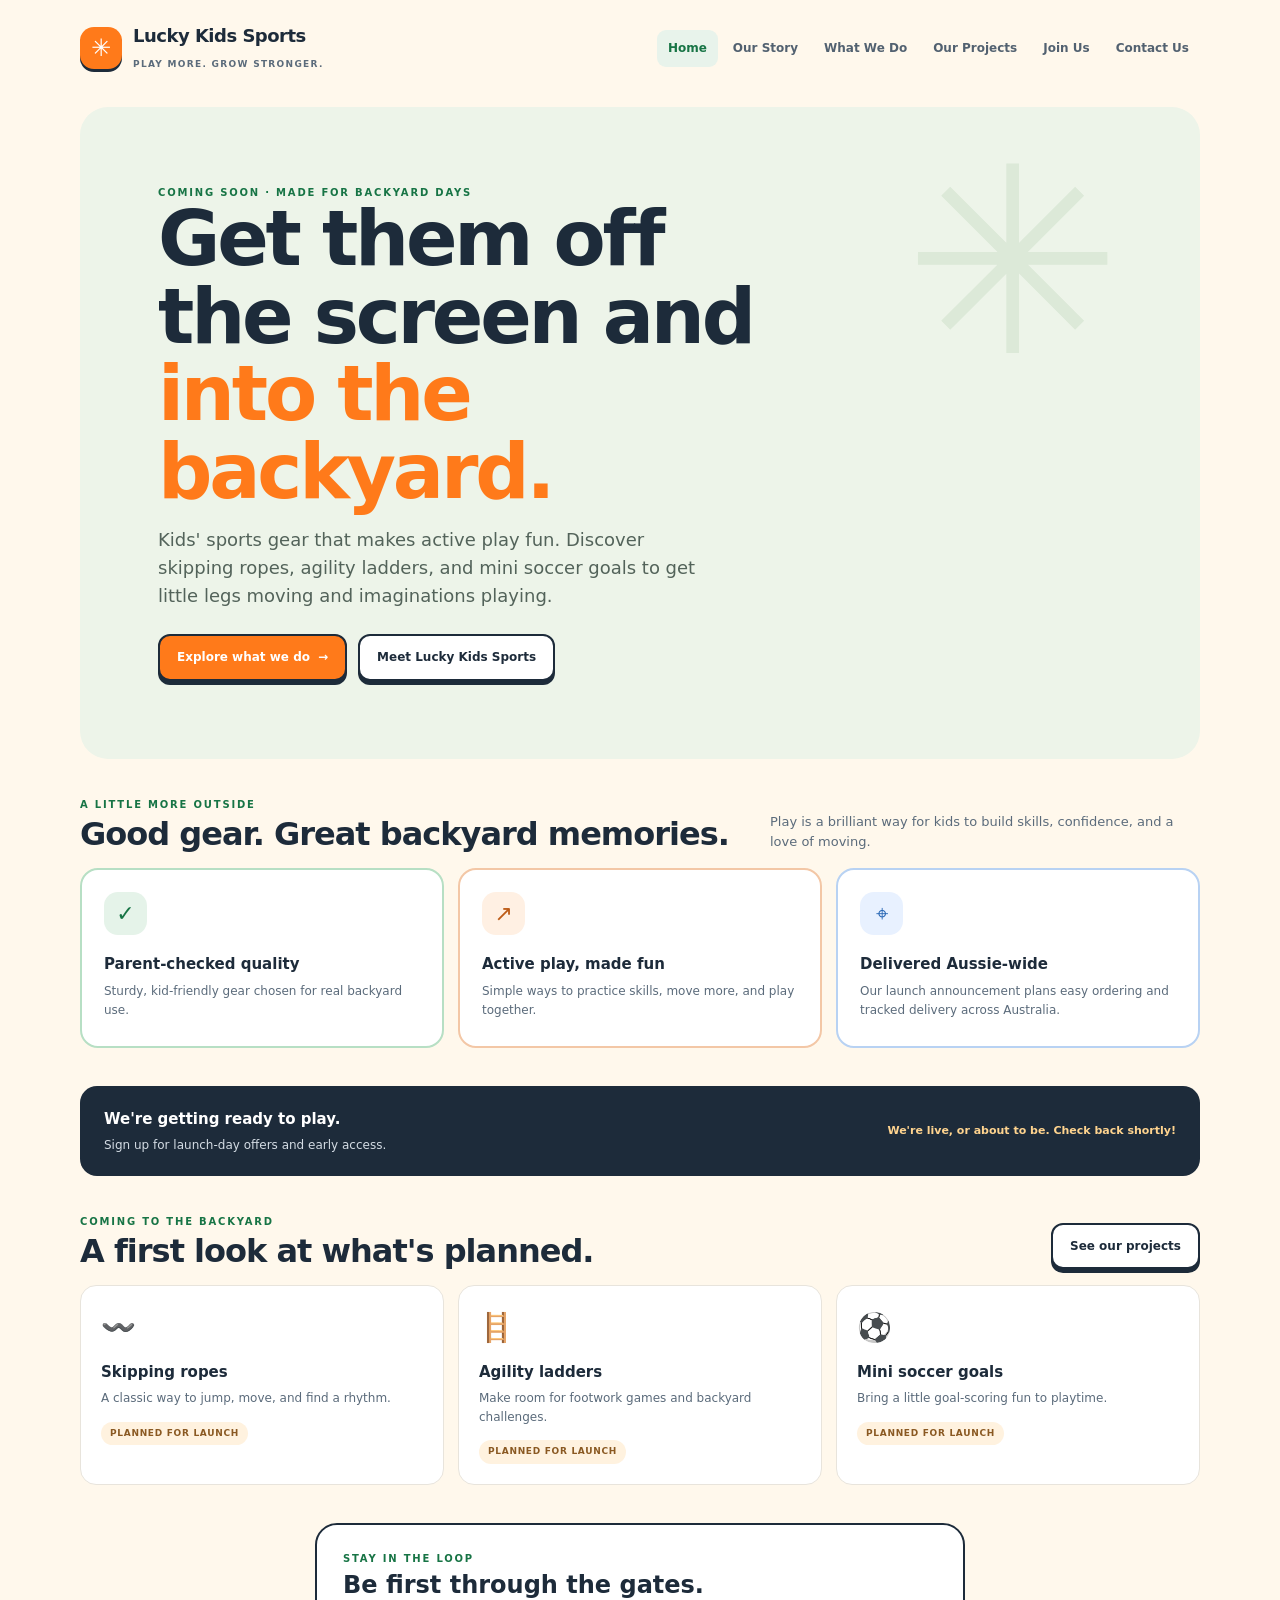
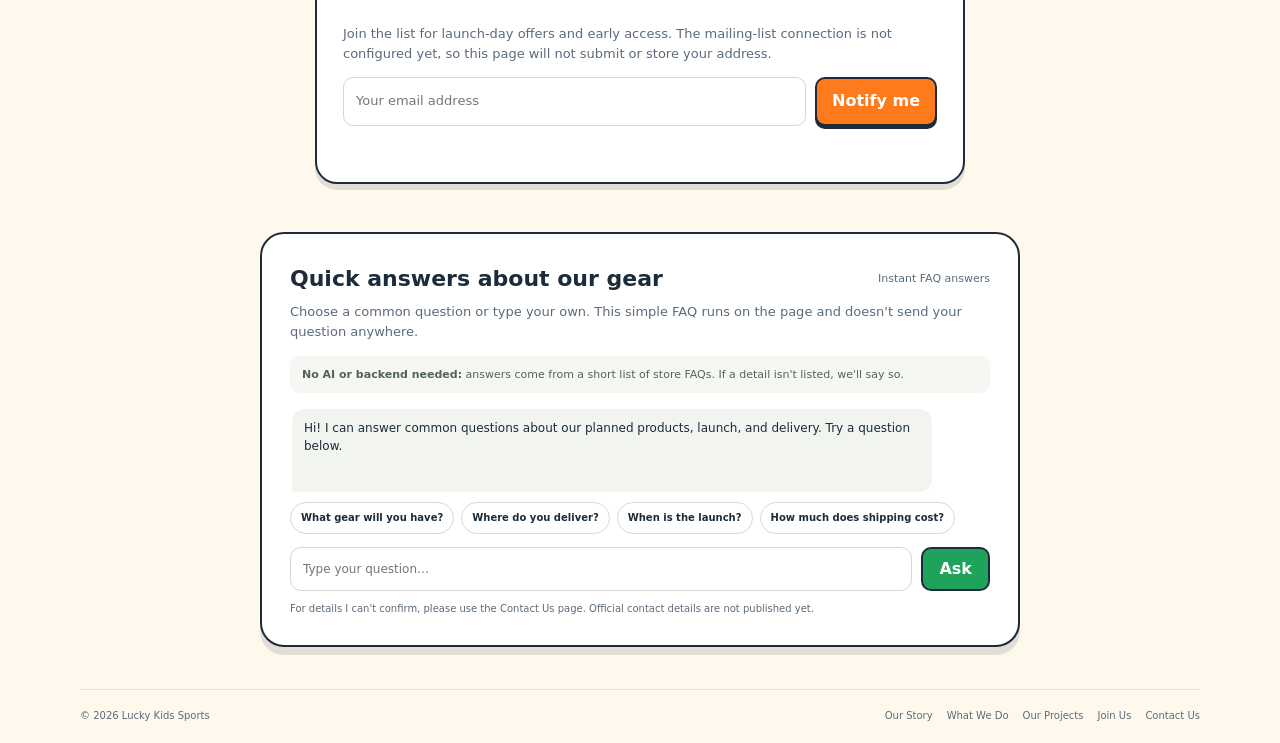
<file: index.html>
<!DOCTYPE html>
<html lang="en-AU">
<head>
  <meta charset="UTF-8">
  <meta name="viewport" content="width=device-width, initial-scale=1">
  <meta name="theme-color" content="#fff8ec">
  <meta name="description" content="Lucky Kids Sports makes active outdoor play fun with kids' sports gear. Coming soon in Australia.">
  <title>Lucky Kids Sports | Active play starts here</title>
  <link rel="stylesheet" href="styles.css">
  <script src="site.js?v=20261113-server-mail" defer></script>
</head>
<body>
  <div class="site-shell">
    <header class="site-header">
      <a class="brand-link" href="index.html" aria-label="Lucky Kids Sports home">
        <span class="brand-mark" aria-hidden="true">✳</span>
        <span><span class="brand-name">Lucky Kids Sports</span><br><span class="brand-note">PLAY MORE. GROW STRONGER.</span></span>
      </a>
      <button class="menu-toggle" type="button" aria-label="Open menu" aria-expanded="false" aria-controls="siteNavigation">☰</button>
      <nav class="site-nav" id="siteNavigation" aria-label="Main navigation">
        <a href="index.html">Home</a>
        <a href="our-story.html">Our Story</a>
        <a href="what-we-do.html">What We Do</a>
        <a href="our-projects.html">Our Projects</a>
        <a href="join-us.html">Join Us</a>
        <a href="contact-us.html">Contact Us</a>
      </nav>
    </header>

    <main class="page-main">
      <section class="home-hero">
        <div class="hero-copy">
          <div class="eyebrow">Coming soon · Made for backyard days</div>
          <h1>Get them off the screen and <span class="highlight">into the backyard.</span></h1>
          <p>Kids' sports gear that makes active play fun. Discover skipping ropes, agility ladders, and mini soccer goals to get little legs moving and imaginations playing.</p>
          <div class="button-row">
            <a class="button" href="what-we-do.html">Explore what we do <span aria-hidden="true">→</span></a>
            <a class="button secondary" href="our-story.html">Meet Lucky Kids Sports</a>
          </div>
        </div>
      </section>

      <section class="section" aria-labelledby="featuresTitle">
        <div class="section-heading">
          <div><div class="eyebrow">A little more outside</div><h2 id="featuresTitle">Good gear. Great backyard memories.</h2></div>
          <p>Play is a brilliant way for kids to build skills, confidence, and a love of moving.</p>
        </div>
        <div class="feature-grid">
          <article class="feature-card">
            <span class="feature-icon" aria-hidden="true">✓</span>
            <h3>Parent-checked quality</h3>
            <p>Sturdy, kid-friendly gear chosen for real backyard use.</p>
          </article>
          <article class="feature-card">
            <span class="feature-icon" aria-hidden="true">↗</span>
            <h3>Active play, made fun</h3>
            <p>Simple ways to practice skills, move more, and play together.</p>
          </article>
          <article class="feature-card">
            <span class="feature-icon" aria-hidden="true">⌖</span>
            <h3>Delivered Aussie-wide</h3>
            <p>Our launch announcement plans easy ordering and tracked delivery across Australia.</p>
          </article>
        </div>
      </section>

      <section class="launch-strip" data-launch-date="2026-11-15T09:00:00+11:00" aria-label="Launch date">
        <div><strong>We're getting ready to play.</strong><p>Sign up for launch-day offers and early access.</p></div>
        <div class="launch-date" id="countdown" aria-live="polite">
          <span data-countdown="days">00</span> days
          <span data-countdown="hours">00</span> hours
          <span data-countdown="minutes">00</span> mins
          <span data-countdown="seconds">00</span> secs
        </div>
        <div class="launch-date" id="launchMessage" hidden>We're live, or about to be. Check back shortly!</div>
      </section>

      <section class="section" aria-labelledby="productsTitle">
        <div class="section-heading">
          <div><div class="eyebrow">Coming to the backyard</div><h2 id="productsTitle">A first look at what's planned.</h2></div>
          <a class="button secondary" href="our-projects.html">See our projects</a>
        </div>
        <div class="project-grid">
          <article class="project-card"><span class="project-emoji" aria-hidden="true">〰️</span><h3>Skipping ropes</h3><p>A classic way to jump, move, and find a rhythm.</p><span class="status-label">Planned for launch</span></article>
          <article class="project-card"><span class="project-emoji" aria-hidden="true">🪜</span><h3>Agility ladders</h3><p>Make room for footwork games and backyard challenges.</p><span class="status-label">Planned for launch</span></article>
          <article class="project-card"><span class="project-emoji" aria-hidden="true">⚽</span><h3>Mini soccer goals</h3><p>Bring a little goal-scoring fun to playtime.</p><span class="status-label">Planned for launch</span></article>
        </div>
      </section>

      <section class="section signup-panel" aria-labelledby="signupTitle">
        <div class="eyebrow">Stay in the loop</div>
        <h2 id="signupTitle">Be first through the gates.</h2>
        <p>Join the list for launch-day offers and early access. The mailing-list connection is not configured yet, so this page will not submit or store your address.</p>
        <form class="signup-form" id="joinForm">
          <label class="sr-only" for="emailAddress">Your email address</label>
          <input id="emailAddress" type="email" placeholder="Your email address" autocomplete="email" required>
          <button type="submit">Notify me</button>
        </form>
        <p class="form-status" id="joinMessage" role="status"></p>
      </section>

      <section class="customer-assistant" id="assistant" aria-labelledby="assistantTitle">
        <div class="assistant-heading">
          <h2 id="assistantTitle">Quick answers about our gear</h2>
          <span class="assistant-status" id="assistantStatus">Instant FAQ answers</span>
        </div>
        <p class="assistant-intro">Choose a common question or type your own. This simple FAQ runs on the page and doesn't send your question anywhere.</p>
        <p class="assistant-privacy"><strong>No AI or backend needed:</strong> answers come from a short list of store FAQs. If a detail isn't listed, we'll say so.</p>
        <div class="assistant-messages" id="assistantMessages" role="log" aria-live="polite" aria-relevant="additions">
          <div class="assistant-message">Hi! I can answer common questions about our planned products, launch, and delivery. Try a question below.</div>
        </div>
        <div class="assistant-suggestions" aria-label="Suggested questions">
          <button class="assistant-suggestion" type="button">What gear will you have?</button>
          <button class="assistant-suggestion" type="button">Where do you deliver?</button>
          <button class="assistant-suggestion" type="button">When is the launch?</button>
          <button class="assistant-suggestion" type="button">How much does shipping cost?</button>
        </div>
        <form class="assistant-form" id="assistantForm">
          <label class="sr-only" for="assistantInput">Ask a question about our store</label>
          <input class="assistant-input" id="assistantInput" type="text" maxlength="1000" autocomplete="off" placeholder="Type your question…" required>
          <button class="assistant-send" id="assistantSend" type="submit">Ask</button>
        </form>
        <p class="assistant-contact" id="assistantContact">For details I can't confirm, please use the Contact Us page. Official contact details are not published yet.</p>
      </section>
    </main>

    <footer class="site-footer">
      <span>© <span class="current-year"></span> Lucky Kids Sports</span>
      <nav class="footer-nav" aria-label="Footer navigation">
        <a href="our-story.html">Our Story</a><a href="what-we-do.html">What We Do</a><a href="our-projects.html">Our Projects</a><a href="join-us.html">Join Us</a><a href="contact-us.html">Contact Us</a>
      </nav>
    </footer>
  </div>
</body>
</html>
</file>
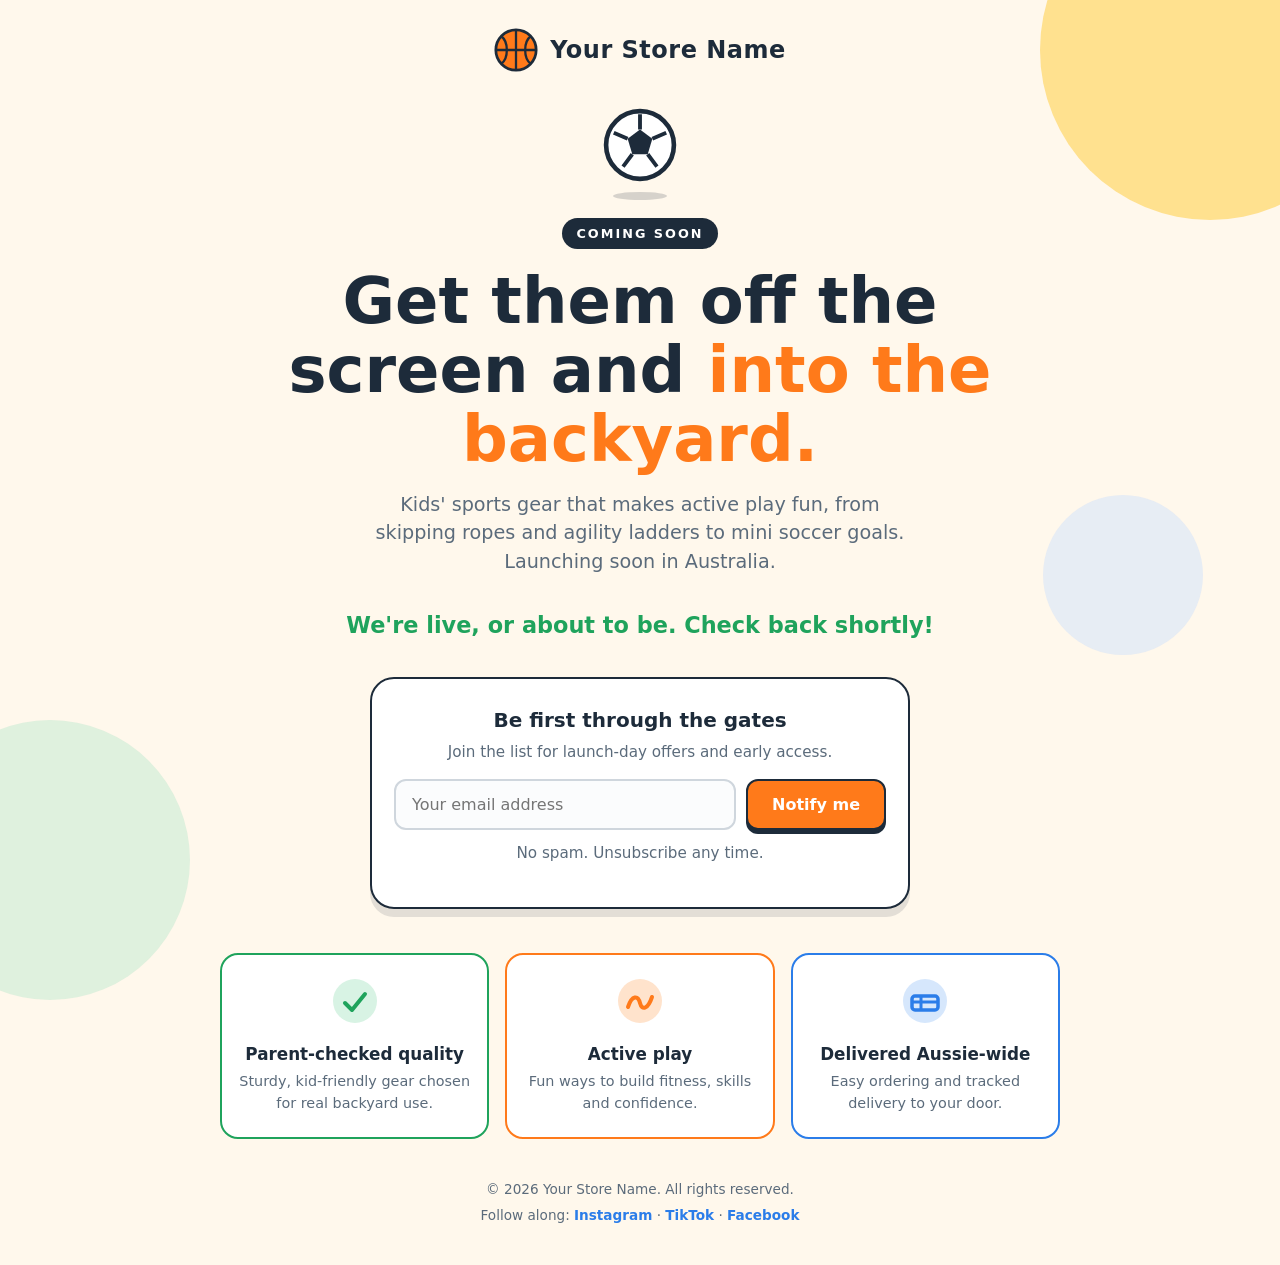
<file: Index.html>
<!DOCTYPE html>
<html lang="en-AU">
<head>
<meta charset="UTF-8">
<meta name="viewport" content="width=device-width, initial-scale=1">
<title>Coming Soon | Kids Sports Gear</title>
<meta name="description" content="Kids sports gear to get them off the screen and into the backyard. Launching soon.">
<style>
  :root {
    --bg: #fff8ec;
    --ink: #1d2b3a;
    --muted: #5b6b7b;
    --green: #1fa35c;
    --orange: #ff7a1a;
    --blue: #2b7de9;
    --yellow: #ffc933;
    --card: #ffffff;
    --radius: 18px;
  }
  * { box-sizing: border-box; margin: 0; padding: 0; }
  html { scroll-behavior: smooth; }
  body {
    font-family: "Trebuchet MS", "Segoe UI", system-ui, -apple-system, sans-serif;
    background: var(--bg);
    color: var(--ink);
    min-height: 100vh;
    line-height: 1.5;
    overflow-x: hidden;
  }

  /* Decorative background shapes */
  .blob { position: fixed; border-radius: 50%; z-index: 0; opacity: .5; pointer-events: none; }
  .blob.b1 { width: 340px; height: 340px; background: var(--yellow); top: -120px; right: -100px; }
  .blob.b2 { width: 280px; height: 280px; background: #bfe9d0; bottom: -100px; left: -90px; }
  .blob.b3 { width: 160px; height: 160px; background: #cfe2fb; top: 55%; right: 6%; }

  .wrap { position: relative; z-index: 1; max-width: 880px; margin: 0 auto; padding: 28px 20px 40px; }

  header { display: flex; align-items: center; justify-content: center; gap: 12px; margin-bottom: 36px; }
  .logo-mark { width: 44px; height: 44px; }
  .brand { font-size: 1.5rem; font-weight: 800; letter-spacing: .5px; }

  .hero { text-align: center; }
  .pill {
    display: inline-block; background: var(--ink); color: #fff;
    font-size: .8rem; font-weight: 700; letter-spacing: 2px; text-transform: uppercase;
    padding: 6px 14px; border-radius: 999px; margin-bottom: 18px;
  }
  h1 { font-size: clamp(2.2rem, 7vw, 4rem); line-height: 1.08; font-weight: 900; margin-bottom: 16px; }
  h1 .hl { color: var(--orange); }
  .sub { font-size: clamp(1rem, 2.6vw, 1.2rem); color: var(--muted); max-width: 560px; margin: 0 auto 32px; }

  /* Countdown */
  .countdown { display: flex; justify-content: center; gap: 12px; margin-bottom: 34px; flex-wrap: wrap; }
  .unit {
    background: var(--card); border-radius: var(--radius); min-width: 84px; padding: 14px 10px;
    box-shadow: 0 6px 0 rgba(29,43,58,.12); border: 2px solid var(--ink);
  }
  .unit:nth-child(1) { border-color: var(--green); }
  .unit:nth-child(2) { border-color: var(--orange); }
  .unit:nth-child(3) { border-color: var(--blue); }
  .unit:nth-child(4) { border-color: var(--yellow); }
  .num { font-size: 2rem; font-weight: 900; display: block; font-variant-numeric: tabular-nums; }
  .lbl { font-size: .72rem; text-transform: uppercase; letter-spacing: 1.5px; color: var(--muted); font-weight: 700; }
  .launched { font-size: 1.4rem; font-weight: 800; color: var(--green); margin-bottom: 34px; }

  /* Signup */
  .signup {
    background: var(--card); border: 2px solid var(--ink); border-radius: 24px;
    padding: 26px 22px; max-width: 540px; margin: 0 auto 44px;
    box-shadow: 0 8px 0 rgba(29,43,58,.12);
  }
  .signup h2 { font-size: 1.25rem; margin-bottom: 6px; }
  .signup p { color: var(--muted); font-size: .95rem; margin-bottom: 16px; }
  .row { display: flex; gap: 10px; flex-wrap: wrap; }
  .row input[type=email] {
    flex: 1 1 220px; padding: 14px 16px; font-size: 1rem; border-radius: 12px;
    border: 2px solid #cfd6dd; font-family: inherit; background: #fbfcfd;
  }
  .row input[type=email]:focus { outline: none; border-color: var(--blue); }
  button {
    flex: 0 0 auto; padding: 14px 24px; font-size: 1rem; font-weight: 800; font-family: inherit;
    background: var(--orange); color: #fff; border: 2px solid var(--ink); border-radius: 12px; cursor: pointer;
    box-shadow: 0 4px 0 var(--ink); transition: transform .08s, box-shadow .08s;
  }
  button:hover { transform: translateY(2px); box-shadow: 0 2px 0 var(--ink); }
  button:active { transform: translateY(4px); box-shadow: 0 0 0 var(--ink); }
  .fine { font-size: .78rem; color: var(--muted); margin-top: 12px; }
  .msg { margin-top: 12px; font-weight: 700; display: none; }
  .msg.ok { color: var(--green); display: block; }
  .msg.err { color: #d33; display: block; }

  /* Feature cards */
  .features { display: grid; grid-template-columns: repeat(auto-fit, minmax(190px, 1fr)); gap: 16px; margin-bottom: 40px; }
  .feat { background: var(--card); border-radius: var(--radius); padding: 22px 16px; text-align: center; border: 2px solid transparent; }
  .feat:nth-child(1) { border-color: var(--green); }
  .feat:nth-child(2) { border-color: var(--orange); }
  .feat:nth-child(3) { border-color: var(--blue); }
  .feat svg { width: 48px; height: 48px; margin-bottom: 10px; }
  .feat h3 { font-size: 1.05rem; margin-bottom: 4px; }
  .feat p { font-size: .9rem; color: var(--muted); }

  footer { text-align: center; color: var(--muted); font-size: .85rem; }
  footer a { color: var(--blue); text-decoration: none; font-weight: 700; }

  /* Bouncing ball */
  .ball { display: block; width: 74px; height: 74px; margin: 0 auto 10px; animation: bounce 1.1s ease-in-out infinite; }
  .shadow { width: 54px; height: 8px; border-radius: 50%; background: rgba(29,43,58,.18); margin: 0 auto 18px; animation: shadow 1.1s ease-in-out infinite; }
  @keyframes bounce { 0%,100% { transform: translateY(0); } 50% { transform: translateY(-22px) rotate(180deg); } }
  @keyframes shadow { 0%,100% { transform: scaleX(1); opacity: 1; } 50% { transform: scaleX(.6); opacity: .5; } }
  @media (prefers-reduced-motion: reduce) { .ball, .shadow { animation: none; } }
</style>
</head>
<body>
<div class="blob b1"></div><div class="blob b2"></div><div class="blob b3"></div>

<div class="wrap">
  <header>
    <svg class="logo-mark" viewBox="0 0 48 48" aria-hidden="true">
      <circle cx="24" cy="24" r="22" fill="#ff7a1a" stroke="#1d2b3a" stroke-width="3"/>
      <path d="M24 2v44M2 24h44M8 9c8 6 8 24 0 30M40 9c-8 6-8 24 0 30" fill="none" stroke="#1d2b3a" stroke-width="2.5"/>
    </svg>
    <!-- EDIT: your store name -->
    <span class="brand" id="brandName">Your Store Name</span>
  </header>

  <main class="hero">
    <svg class="ball" viewBox="0 0 48 48" aria-hidden="true">
      <circle cx="24" cy="24" r="22" fill="#ffffff" stroke="#1d2b3a" stroke-width="3"/>
      <polygon points="24,14 32,20 29,30 19,30 16,20" fill="#1d2b3a"/>
      <path d="M24 14V4M32 20l9-4M29 30l6 8M19 30l-6 8M16 20l-9-4" stroke="#1d2b3a" stroke-width="2.5" fill="none"/>
    </svg>
    <div class="shadow"></div>

    <span class="pill">Coming Soon</span>
    <h1>Get them off the screen and <span class="hl">into the backyard.</span></h1>
    <p class="sub">Kids' sports gear that makes active play fun, from skipping ropes and agility ladders to mini soccer goals. Launching soon in Australia.</p>

    <div id="countdownArea">
      <div class="countdown" id="countdown" aria-live="polite">
        <div class="unit"><span class="num" id="d">00</span><span class="lbl">Days</span></div>
        <div class="unit"><span class="num" id="h">00</span><span class="lbl">Hours</span></div>
        <div class="unit"><span class="num" id="m">00</span><span class="lbl">Mins</span></div>
        <div class="unit"><span class="num" id="s">00</span><span class="lbl">Secs</span></div>
      </div>
    </div>

    <section class="signup" aria-labelledby="signupTitle">
      <h2 id="signupTitle">Be first through the gates</h2>
      <p>Join the list for launch-day offers and early access.</p>
      <!--
        EDIT: replace the form action with your email service endpoint
        (e.g. Formspree: https://formspree.io/f/yourFormId, or a Mailchimp/Klaviyo form URL).
        GitHub Pages is static, so it can't store emails on its own.
      -->
      <form id="signupForm" action="YOUR_FORM_ENDPOINT_HERE" method="POST">
        <div class="row">
          <input type="email" name="email" id="email" placeholder="Your email address" required aria-label="Email address">
          <button type="submit">Notify me</button>
        </div>
        <p class="msg" id="msg" role="status"></p>
      </form>
      <p class="fine">No spam. Unsubscribe any time.</p>
    </section>

    <section class="features" aria-label="What to expect">
      <div class="feat">
        <svg viewBox="0 0 48 48" aria-hidden="true"><circle cx="24" cy="24" r="22" fill="#d8f3e4"/><path d="M14 26l7 7 13-16" fill="none" stroke="#1fa35c" stroke-width="4" stroke-linecap="round" stroke-linejoin="round"/></svg>
        <h3>Parent-checked quality</h3>
        <p>Sturdy, kid-friendly gear chosen for real backyard use.</p>
      </div>
      <div class="feat">
        <svg viewBox="0 0 48 48" aria-hidden="true"><circle cx="24" cy="24" r="22" fill="#ffe3cc"/><path d="M12 30c4-12 10-12 12-4s8 6 12-6" fill="none" stroke="#ff7a1a" stroke-width="4" stroke-linecap="round"/></svg>
        <h3>Active play</h3>
        <p>Fun ways to build fitness, skills and confidence.</p>
      </div>
      <div class="feat">
        <svg viewBox="0 0 48 48" aria-hidden="true"><circle cx="24" cy="24" r="22" fill="#d6e7fc"/><rect x="11" y="19" width="26" height="14" rx="3" fill="none" stroke="#2b7de9" stroke-width="3.5"/><path d="M11 25h26M20 19v14" stroke="#2b7de9" stroke-width="3"/></svg>
        <h3>Delivered Aussie-wide</h3>
        <p>Easy ordering and tracked delivery to your door.</p>
      </div>
    </section>
  </main>

  <footer>
    <p>&copy; <span id="year"></span> <span id="footBrand">Your Store Name</span>. All rights reserved.</p>
    <!-- EDIT: add your social links -->
    <p style="margin-top:6px">Follow along: <a href="#">Instagram</a> &middot; <a href="#">TikTok</a> &middot; <a href="#">Facebook</a></p>
  </footer>
</div>

<script>
  // ===== EDIT THESE =====
  const STORE_NAME  = "Your Store Name";
  const LAUNCH_DATE = "2026-11-15T09:00:00+11:00"; // Melbourne time (AEDT)
  // ======================

  document.getElementById("brandName").textContent = STORE_NAME;
  document.getElementById("footBrand").textContent = STORE_NAME;
  document.title = "Coming Soon | " + STORE_NAME;
  document.getElementById("year").textContent = new Date().getFullYear();

  // Countdown
  const target = new Date(LAUNCH_DATE).getTime();
  const pad = n => String(n).padStart(2, "0");
  function tick() {
    const diff = target - Date.now();
    if (isNaN(target) || diff <= 0) {
      document.getElementById("countdownArea").innerHTML = '<p class="launched">We\'re live, or about to be. Check back shortly!</p>';
      return false;
    }
    document.getElementById("d").textContent = pad(Math.floor(diff / 86400000));
    document.getElementById("h").textContent = pad(Math.floor(diff / 3600000) % 24);
    document.getElementById("m").textContent = pad(Math.floor(diff / 60000) % 60);
    document.getElementById("s").textContent = pad(Math.floor(diff / 1000) % 60);
    return true;
  }
  if (tick()) {
    const timer = setInterval(() => { if (!tick()) clearInterval(timer); }, 1000);
  }

  // Signup form (works once you set a real endpoint in the form's action)
  const form = document.getElementById("signupForm");
  const msg = document.getElementById("msg");
  form.addEventListener("submit", async (e) => {
    const action = form.getAttribute("action");
    if (!action || action.includes("YOUR_FORM_ENDPOINT_HERE")) {
      e.preventDefault();
      msg.className = "msg err";
      msg.textContent = "Signup isn't connected yet. Add your form endpoint in index.html.";
      return;
    }
    e.preventDefault();
    try {
      const res = await fetch(action, {
        method: "POST",
        body: new FormData(form),
        headers: { "Accept": "application/json" }
      });
      if (res.ok) {
        form.reset();
        msg.className = "msg ok";
        msg.textContent = "You're on the list. Thanks!";
      } else {
        throw new Error("bad response");
      }
    } catch (err) {
      msg.className = "msg err";
      msg.textContent = "Something went wrong. Please try again.";
    }
  });
</script>
</body>
</html>
</file>
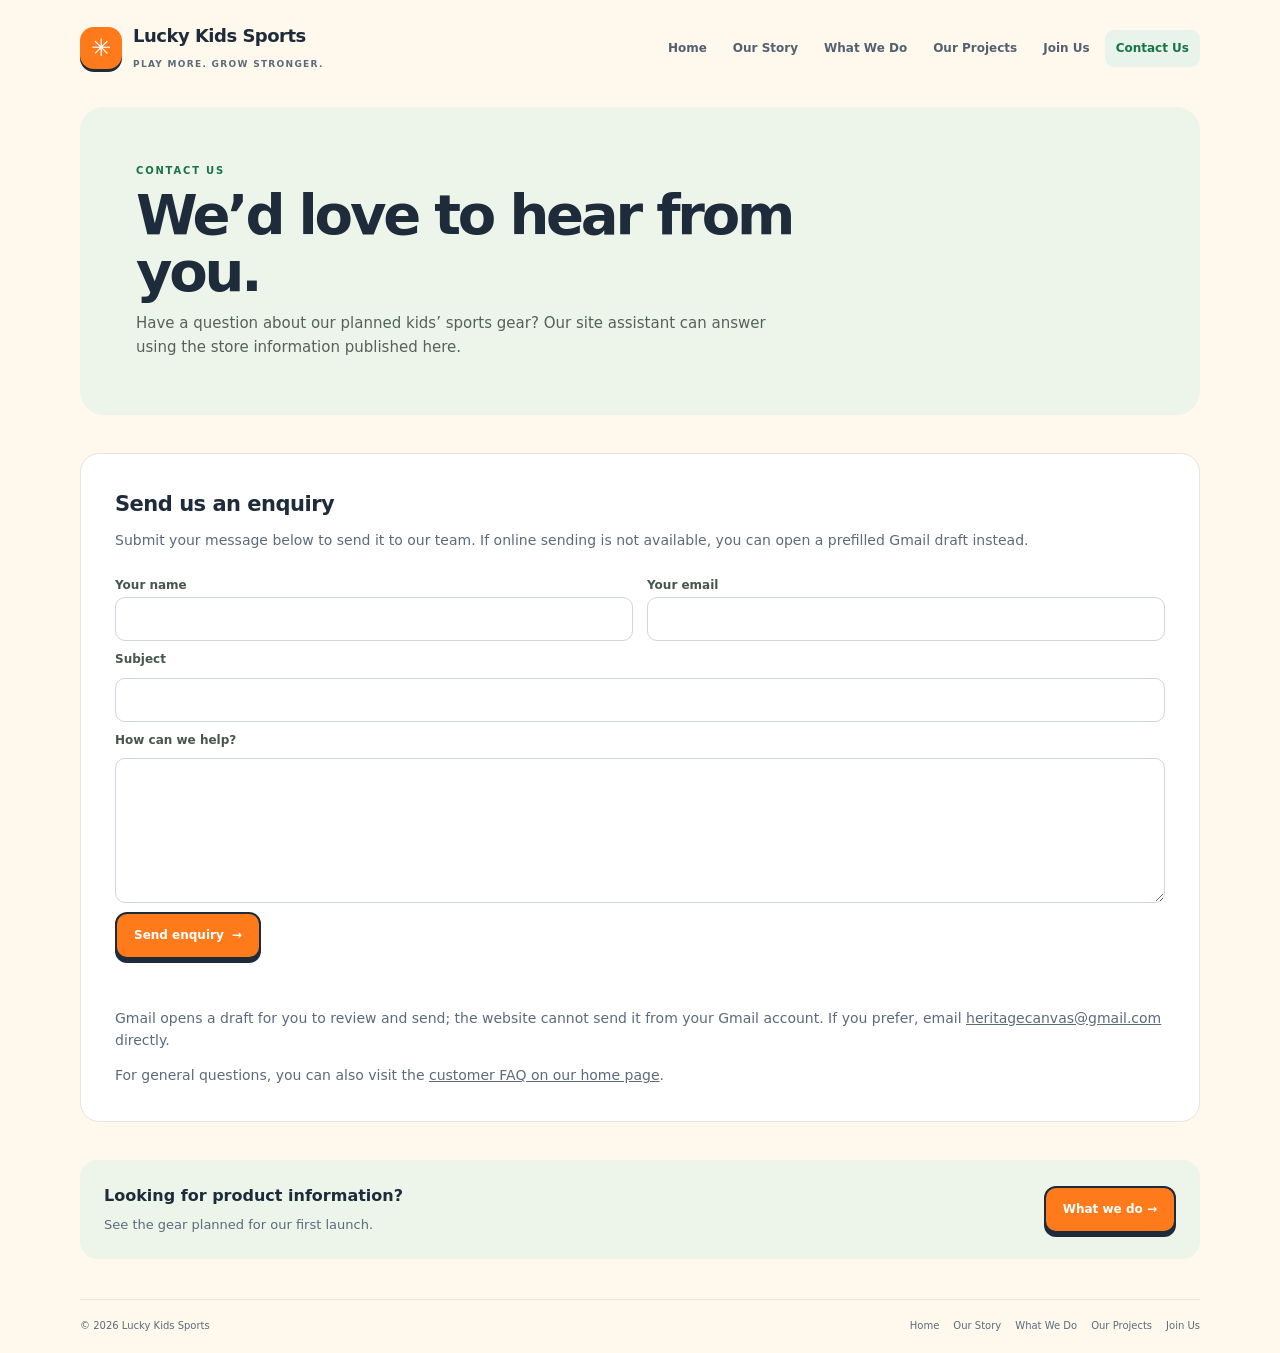
<file: contact-us.html>
<!DOCTYPE html>
<html lang="en-AU">
<head>
  <meta charset="UTF-8">
  <meta name="viewport" content="width=device-width, initial-scale=1">
  <meta name="theme-color" content="#fff8ec">
  <meta name="description" content="Send an enquiry to Lucky Kids Sports by email.">
  <title>Contact Us | Lucky Kids Sports</title>
  <link rel="stylesheet" href="styles.css">
  <script src="site.js?v=20261116-gmail-draft" defer></script>
</head>
<body>
  <div class="site-shell">
    <header class="site-header">
      <a class="brand-link" href="index.html" aria-label="Lucky Kids Sports home"><span class="brand-mark" aria-hidden="true">✳</span><span><span class="brand-name">Lucky Kids Sports</span><br><span class="brand-note">PLAY MORE. GROW STRONGER.</span></span></a>
      <button class="menu-toggle" type="button" aria-label="Open menu" aria-expanded="false" aria-controls="siteNavigation">☰</button>
      <nav class="site-nav" id="siteNavigation" aria-label="Main navigation">
        <a href="index.html">Home</a><a href="our-story.html">Our Story</a><a href="what-we-do.html">What We Do</a><a href="our-projects.html">Our Projects</a><a href="join-us.html">Join Us</a><a href="contact-us.html">Contact Us</a>
      </nav>
    </header>
    <main class="page-main">
      <section class="page-hero"><div class="eyebrow">Contact us</div><h1>We’d love to hear from you.</h1><p>Have a question about our planned kids’ sports gear? Our site assistant can answer using the store information published here.</p></section>
      <section class="content-card section">
        <h2>Send us an enquiry</h2>
        <p>Submit your message below to send it to our team. If online sending is not available, you can open a prefilled Gmail draft instead.</p>
        <form class="enquiry-form" id="enquiryForm">
          <div class="enquiry-row">
            <div>
              <label for="enquiryName">Your name</label>
              <input id="enquiryName" name="name" type="text" maxlength="100" autocomplete="name" required>
            </div>
            <div>
              <label for="enquiryEmail">Your email</label>
              <input id="enquiryEmail" name="email" type="email" maxlength="254" autocomplete="email" required>
            </div>
          </div>
          <label for="enquirySubject">Subject</label>
          <input id="enquirySubject" name="subject" type="text" maxlength="120" required>
          <label for="enquiryMessage">How can we help?</label>
          <textarea id="enquiryMessage" name="message" rows="6" maxlength="3000" required></textarea>
          <div class="form-trap" aria-hidden="true">
            <label for="enquiryCompany">Leave this field empty</label>
            <input id="enquiryCompany" name="company" type="text" tabindex="-1" autocomplete="off">
          </div>
          <button class="button" type="submit">Send enquiry <span aria-hidden="true">→</span></button>
          <p class="form-status" id="enquiryStatus" role="status" aria-live="polite"></p>
          <a class="button secondary gmail-fallback" id="gmailFallback" href="https://mail.google.com/mail/?view=cm&amp;fs=1&amp;to=heritagecanvas%40gmail.com" target="_blank" rel="noopener noreferrer" hidden>Open Gmail draft</a>
        </form>
        <p>Gmail opens a draft for you to review and send; the website cannot send it from your Gmail account. If you prefer, email <a href="mailto:heritagecanvas@gmail.com">heritagecanvas@gmail.com</a> directly.</p>
        <p>For general questions, you can also visit the <a href="index.html#assistant">customer FAQ on our home page</a>.</p>
      </section>
      <section class="contact-panel section"><div><strong>Looking for product information?</strong><p>See the gear planned for our first launch.</p></div><a class="button" href="what-we-do.html">What we do →</a></section>
    </main>
    <footer class="site-footer"><span>© <span class="current-year"></span> Lucky Kids Sports</span><nav class="footer-nav" aria-label="Footer navigation"><a href="index.html">Home</a><a href="our-story.html">Our Story</a><a href="what-we-do.html">What We Do</a><a href="our-projects.html">Our Projects</a><a href="join-us.html">Join Us</a></nav></footer>
  </div>
</body>
</html>
</file>
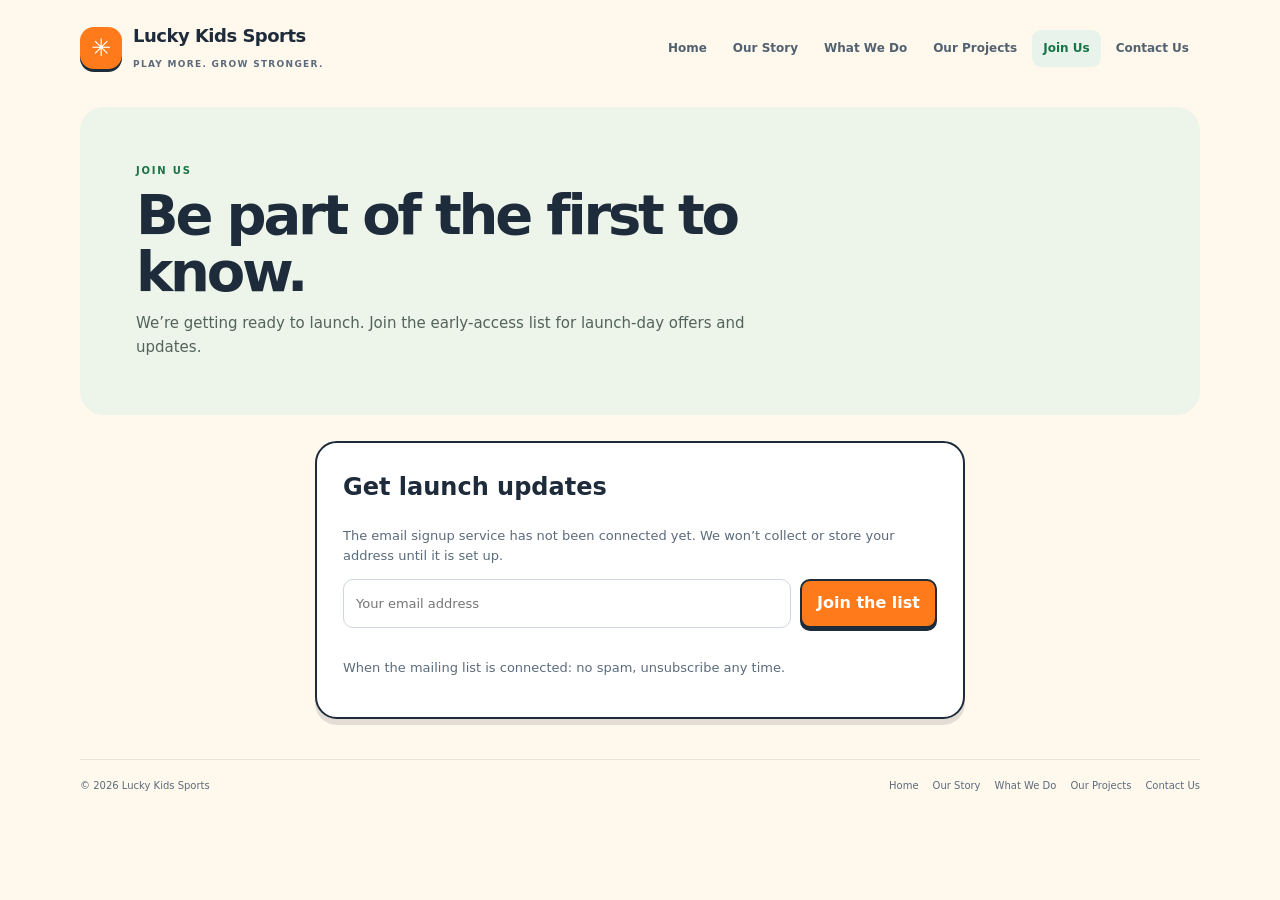
<file: join-us.html>
<!DOCTYPE html>
<html lang="en-AU">
<head>
  <meta charset="UTF-8">
  <meta name="viewport" content="width=device-width, initial-scale=1">
  <meta name="theme-color" content="#fff8ec">
  <meta name="description" content="Join Lucky Kids Sports for launch updates and early access.">
  <title>Join Us | Lucky Kids Sports</title>
  <link rel="stylesheet" href="styles.css">
  <script src="site.js?v=20261113-server-mail" defer></script>
</head>
<body>
  <div class="site-shell">
    <header class="site-header">
      <a class="brand-link" href="index.html" aria-label="Lucky Kids Sports home"><span class="brand-mark" aria-hidden="true">✳</span><span><span class="brand-name">Lucky Kids Sports</span><br><span class="brand-note">PLAY MORE. GROW STRONGER.</span></span></a>
      <button class="menu-toggle" type="button" aria-label="Open menu" aria-expanded="false" aria-controls="siteNavigation">☰</button>
      <nav class="site-nav" id="siteNavigation" aria-label="Main navigation">
        <a href="index.html">Home</a><a href="our-story.html">Our Story</a><a href="what-we-do.html">What We Do</a><a href="our-projects.html">Our Projects</a><a href="join-us.html">Join Us</a><a href="contact-us.html">Contact Us</a>
      </nav>
    </header>
    <main class="page-main">
      <section class="page-hero"><div class="eyebrow">Join us</div><h1>Be part of the first to know.</h1><p>We’re getting ready to launch. Join the early-access list for launch-day offers and updates.</p></section>
      <section class="signup-panel section" aria-labelledby="joinTitle">
        <h2 id="joinTitle">Get launch updates</h2>
        <p>The email signup service has not been connected yet. We won’t collect or store your address until it is set up.</p>
        <form class="signup-form" id="joinForm">
          <label class="sr-only" for="emailAddress">Your email address</label>
          <input id="emailAddress" type="email" placeholder="Your email address" autocomplete="email" required>
          <button type="submit">Join the list</button>
        </form>
        <p class="form-status" id="joinMessage" role="status"></p>
        <p class="fine">When the mailing list is connected: no spam, unsubscribe any time.</p>
      </section>
    </main>
    <footer class="site-footer"><span>© <span class="current-year"></span> Lucky Kids Sports</span><nav class="footer-nav" aria-label="Footer navigation"><a href="index.html">Home</a><a href="our-story.html">Our Story</a><a href="what-we-do.html">What We Do</a><a href="our-projects.html">Our Projects</a><a href="contact-us.html">Contact Us</a></nav></footer>
  </div>
</body>
</html>
</file>
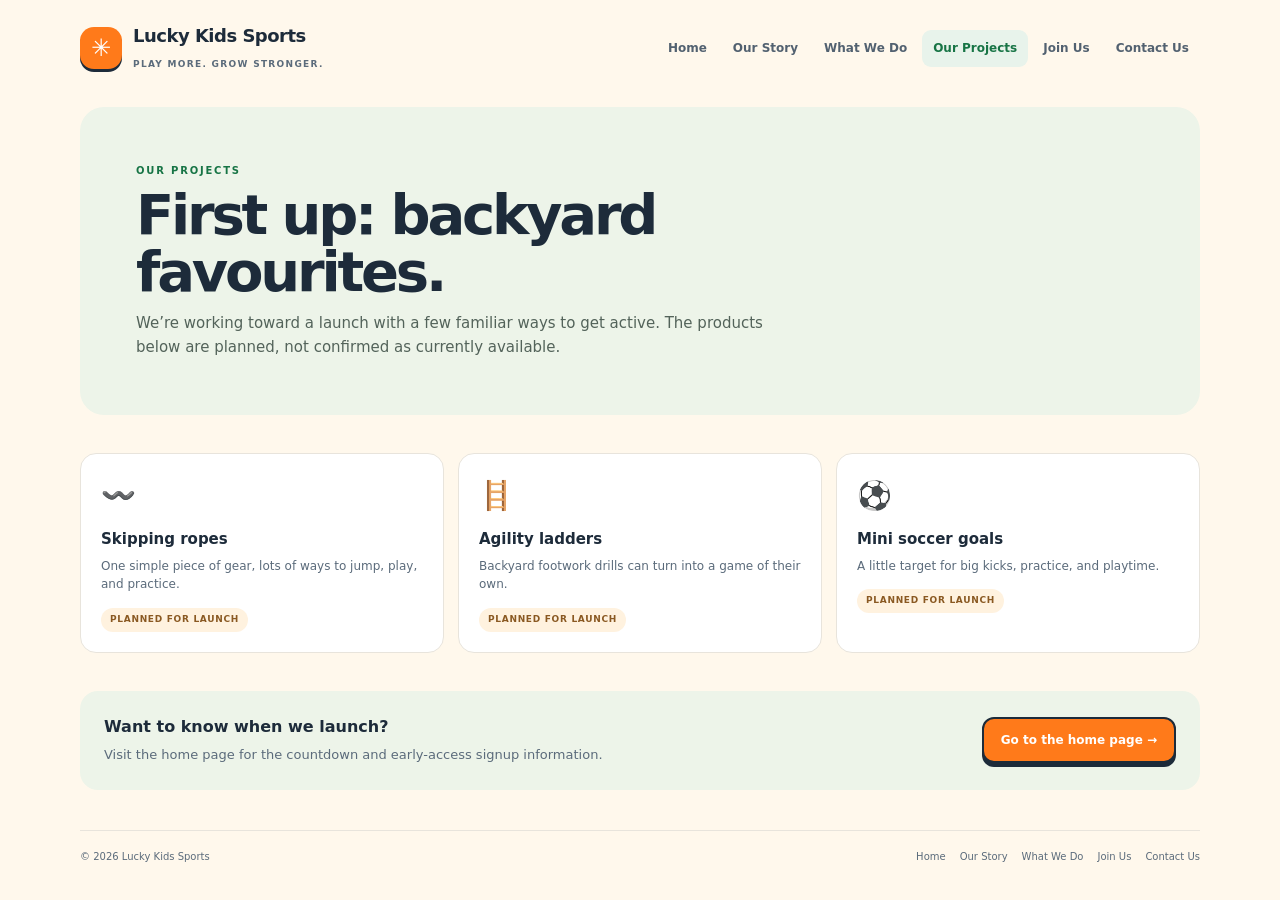
<file: our-projects.html>
<!DOCTYPE html>
<html lang="en-AU">
<head>
  <meta charset="UTF-8">
  <meta name="viewport" content="width=device-width, initial-scale=1">
  <meta name="theme-color" content="#fff8ec">
  <meta name="description" content="See the first kids' sports gear projects planned for Lucky Kids Sports.">
  <title>Our Projects | Lucky Kids Sports</title>
  <link rel="stylesheet" href="styles.css">
  <script src="site.js?v=20261113-server-mail" defer></script>
</head>
<body>
  <div class="site-shell">
    <header class="site-header">
      <a class="brand-link" href="index.html" aria-label="Lucky Kids Sports home"><span class="brand-mark" aria-hidden="true">✳</span><span><span class="brand-name">Lucky Kids Sports</span><br><span class="brand-note">PLAY MORE. GROW STRONGER.</span></span></a>
      <button class="menu-toggle" type="button" aria-label="Open menu" aria-expanded="false" aria-controls="siteNavigation">☰</button>
      <nav class="site-nav" id="siteNavigation" aria-label="Main navigation">
        <a href="index.html">Home</a><a href="our-story.html">Our Story</a><a href="what-we-do.html">What We Do</a><a href="our-projects.html">Our Projects</a><a href="join-us.html">Join Us</a><a href="contact-us.html">Contact Us</a>
      </nav>
    </header>
    <main class="page-main">
      <section class="page-hero"><div class="eyebrow">Our projects</div><h1>First up: backyard favourites.</h1><p>We’re working toward a launch with a few familiar ways to get active. The products below are planned, not confirmed as currently available.</p></section>
      <section class="project-grid section" aria-label="Planned product projects">
        <article class="project-card"><span class="project-emoji" aria-hidden="true">〰️</span><h3>Skipping ropes</h3><p>One simple piece of gear, lots of ways to jump, play, and practice.</p><span class="status-label">Planned for launch</span></article>
        <article class="project-card"><span class="project-emoji" aria-hidden="true">🪜</span><h3>Agility ladders</h3><p>Backyard footwork drills can turn into a game of their own.</p><span class="status-label">Planned for launch</span></article>
        <article class="project-card"><span class="project-emoji" aria-hidden="true">⚽</span><h3>Mini soccer goals</h3><p>A little target for big kicks, practice, and playtime.</p><span class="status-label">Planned for launch</span></article>
      </section>
      <section class="contact-panel section"><div><strong>Want to know when we launch?</strong><p>Visit the home page for the countdown and early-access signup information.</p></div><a class="button" href="index.html#signupTitle">Go to the home page →</a></section>
    </main>
    <footer class="site-footer"><span>© <span class="current-year"></span> Lucky Kids Sports</span><nav class="footer-nav" aria-label="Footer navigation"><a href="index.html">Home</a><a href="our-story.html">Our Story</a><a href="what-we-do.html">What We Do</a><a href="join-us.html">Join Us</a><a href="contact-us.html">Contact Us</a></nav></footer>
  </div>
</body>
</html>
</file>
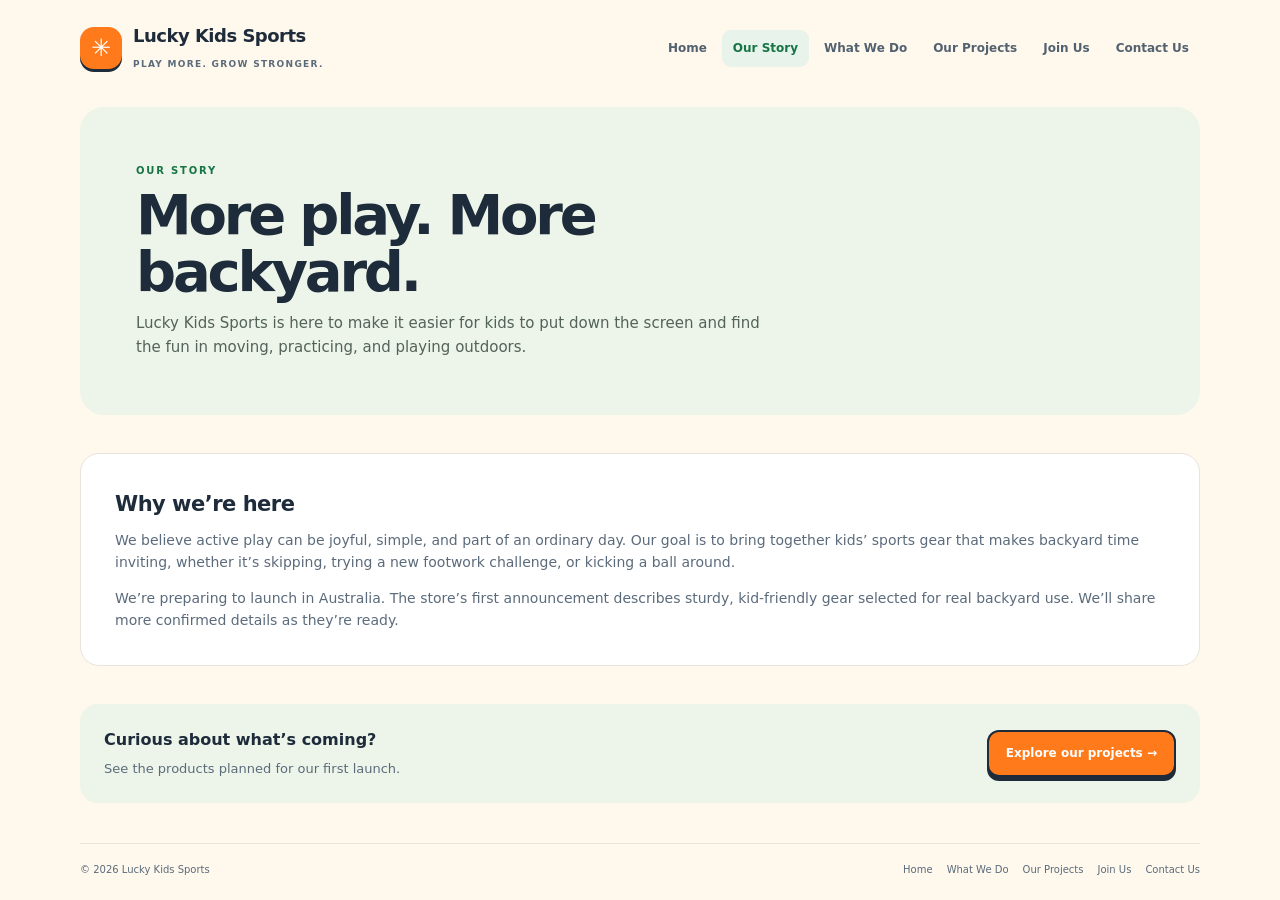
<file: our-story.html>
<!DOCTYPE html>
<html lang="en-AU">
<head>
  <meta charset="UTF-8">
  <meta name="viewport" content="width=device-width, initial-scale=1">
  <meta name="theme-color" content="#fff8ec">
  <meta name="description" content="The Lucky Kids Sports story: helping kids get off screens and into active backyard play.">
  <title>Our Story | Lucky Kids Sports</title>
  <link rel="stylesheet" href="styles.css">
  <script src="site.js?v=20261113-server-mail" defer></script>
</head>
<body>
  <div class="site-shell">
    <header class="site-header">
      <a class="brand-link" href="index.html" aria-label="Lucky Kids Sports home"><span class="brand-mark" aria-hidden="true">✳</span><span><span class="brand-name">Lucky Kids Sports</span><br><span class="brand-note">PLAY MORE. GROW STRONGER.</span></span></a>
      <button class="menu-toggle" type="button" aria-label="Open menu" aria-expanded="false" aria-controls="siteNavigation">☰</button>
      <nav class="site-nav" id="siteNavigation" aria-label="Main navigation">
        <a href="index.html">Home</a><a href="our-story.html">Our Story</a><a href="what-we-do.html">What We Do</a><a href="our-projects.html">Our Projects</a><a href="join-us.html">Join Us</a><a href="contact-us.html">Contact Us</a>
      </nav>
    </header>
    <main class="page-main">
      <section class="page-hero"><div class="eyebrow">Our story</div><h1>More play. More backyard.</h1><p>Lucky Kids Sports is here to make it easier for kids to put down the screen and find the fun in moving, practicing, and playing outdoors.</p></section>
      <section class="content-card section">
        <h2>Why we’re here</h2>
        <p>We believe active play can be joyful, simple, and part of an ordinary day. Our goal is to bring together kids’ sports gear that makes backyard time inviting, whether it’s skipping, trying a new footwork challenge, or kicking a ball around.</p>
        <p>We’re preparing to launch in Australia. The store’s first announcement describes sturdy, kid-friendly gear selected for real backyard use. We’ll share more confirmed details as they’re ready.</p>
      </section>
      <section class="contact-panel section"><div><strong>Curious about what’s coming?</strong><p>See the products planned for our first launch.</p></div><a class="button" href="our-projects.html">Explore our projects →</a></section>
    </main>
    <footer class="site-footer"><span>© <span class="current-year"></span> Lucky Kids Sports</span><nav class="footer-nav" aria-label="Footer navigation"><a href="index.html">Home</a><a href="what-we-do.html">What We Do</a><a href="our-projects.html">Our Projects</a><a href="join-us.html">Join Us</a><a href="contact-us.html">Contact Us</a></nav></footer>
  </div>
</body>
</html>
</file>
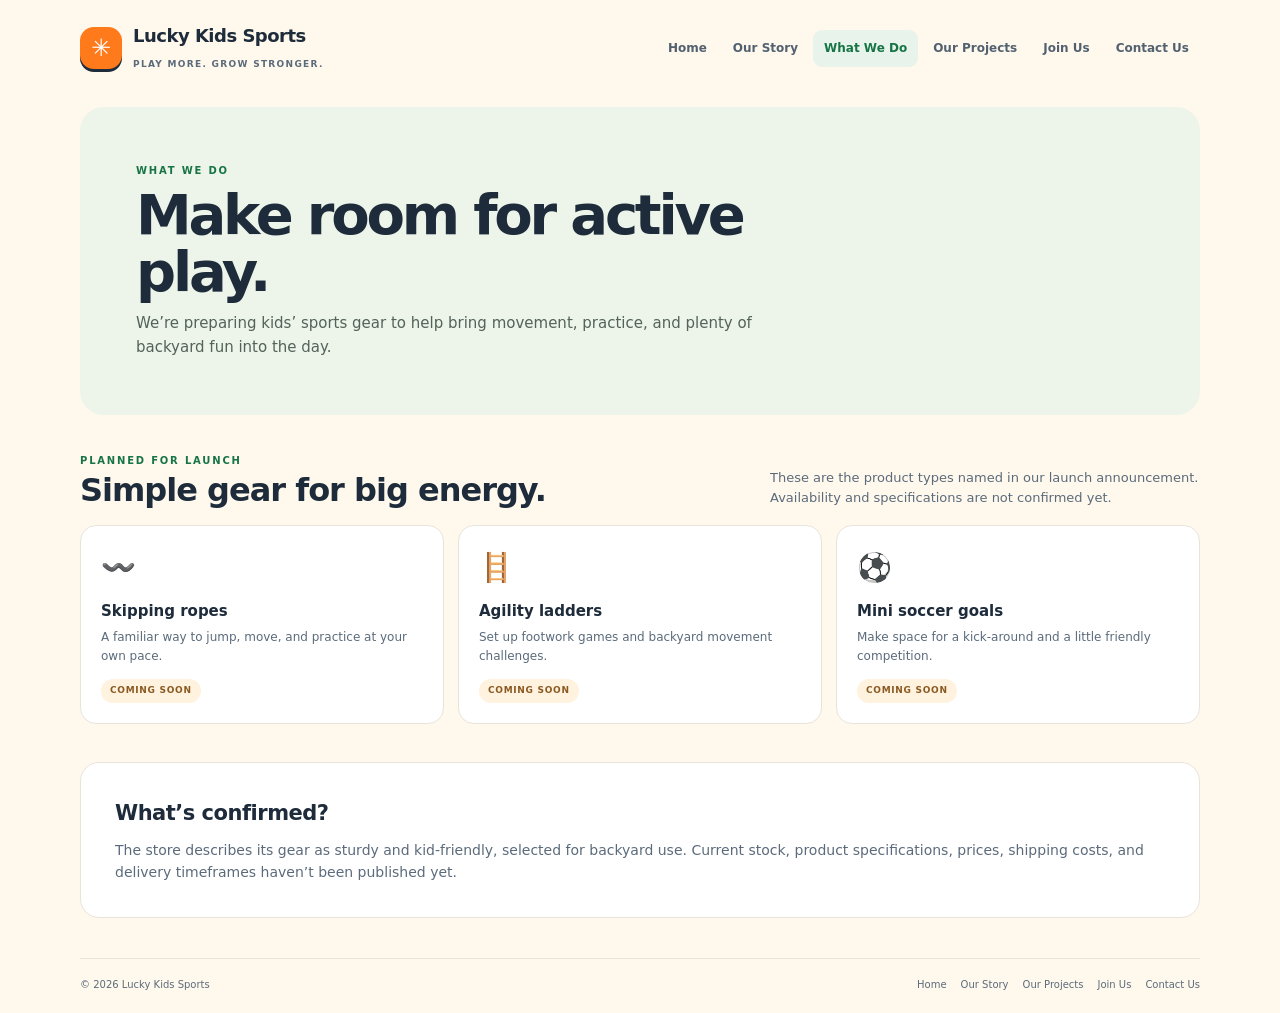
<file: what-we-do.html>
<!DOCTYPE html>
<html lang="en-AU">
<head>
  <meta charset="UTF-8">
  <meta name="viewport" content="width=device-width, initial-scale=1">
  <meta name="theme-color" content="#fff8ec">
  <meta name="description" content="Discover the kids' sports gear planned by Lucky Kids Sports for active backyard play.">
  <title>What We Do | Lucky Kids Sports</title>
  <link rel="stylesheet" href="styles.css">
  <script src="site.js?v=20261113-server-mail" defer></script>
</head>
<body>
  <div class="site-shell">
    <header class="site-header">
      <a class="brand-link" href="index.html" aria-label="Lucky Kids Sports home"><span class="brand-mark" aria-hidden="true">✳</span><span><span class="brand-name">Lucky Kids Sports</span><br><span class="brand-note">PLAY MORE. GROW STRONGER.</span></span></a>
      <button class="menu-toggle" type="button" aria-label="Open menu" aria-expanded="false" aria-controls="siteNavigation">☰</button>
      <nav class="site-nav" id="siteNavigation" aria-label="Main navigation">
        <a href="index.html">Home</a><a href="our-story.html">Our Story</a><a href="what-we-do.html">What We Do</a><a href="our-projects.html">Our Projects</a><a href="join-us.html">Join Us</a><a href="contact-us.html">Contact Us</a>
      </nav>
    </header>
    <main class="page-main">
      <section class="page-hero"><div class="eyebrow">What we do</div><h1>Make room for active play.</h1><p>We’re preparing kids’ sports gear to help bring movement, practice, and plenty of backyard fun into the day.</p></section>
      <section class="section">
        <div class="section-heading"><div><div class="eyebrow">Planned for launch</div><h2>Simple gear for big energy.</h2></div><p>These are the product types named in our launch announcement. Availability and specifications are not confirmed yet.</p></div>
        <div class="project-grid">
          <article class="project-card"><span class="project-emoji" aria-hidden="true">〰️</span><h3>Skipping ropes</h3><p>A familiar way to jump, move, and practice at your own pace.</p><span class="status-label">Coming soon</span></article>
          <article class="project-card"><span class="project-emoji" aria-hidden="true">🪜</span><h3>Agility ladders</h3><p>Set up footwork games and backyard movement challenges.</p><span class="status-label">Coming soon</span></article>
          <article class="project-card"><span class="project-emoji" aria-hidden="true">⚽</span><h3>Mini soccer goals</h3><p>Make space for a kick-around and a little friendly competition.</p><span class="status-label">Coming soon</span></article>
        </div>
      </section>
      <section class="content-card section"><h2>What’s confirmed?</h2><p>The store describes its gear as sturdy and kid-friendly, selected for backyard use. Current stock, product specifications, prices, shipping costs, and delivery timeframes haven’t been published yet.</p></section>
    </main>
    <footer class="site-footer"><span>© <span class="current-year"></span> Lucky Kids Sports</span><nav class="footer-nav" aria-label="Footer navigation"><a href="index.html">Home</a><a href="our-story.html">Our Story</a><a href="our-projects.html">Our Projects</a><a href="join-us.html">Join Us</a><a href="contact-us.html">Contact Us</a></nav></footer>
  </div>
</body>
</html>
</file>
<file: styles.css>
:root {
  color-scheme: light;
  --paper: #fff8ec;
  --ink: #1d2b3a;
  --muted: #5b6b7b;
  --green: #1fa35c;
  --green-dark: #177445;
  --orange: #ff7a1a;
  --blue: #2b7de9;
  --yellow: #ffc933;
  --card: #fff;
  --line: #e8e4dc;
  --radius: 18px;
  font-family: "Trebuchet MS", "Segoe UI", system-ui, -apple-system, sans-serif;
}

* { box-sizing: border-box; }
html { scroll-behavior: smooth; }
body { margin: 0; min-height: 100vh; color: var(--ink); background: var(--paper); line-height: 1.55; }
button, input { font: inherit; }
a { color: inherit; }
.site-shell { position: relative; z-index: 1; width: min(100% - 36px, 1120px); margin: auto; }
.site-header { display: flex; justify-content: space-between; align-items: center; gap: 24px; padding: 22px 0; }
.brand-link { display: inline-flex; align-items: center; gap: 11px; color: var(--ink); text-decoration: none; }
.brand-mark { width: 42px; height: 42px; border-radius: 14px; display: grid; place-items: center; background: var(--orange); color: #fff; font-size: 24px; box-shadow: 0 3px 0 var(--ink); }
.brand-name { font-size: 18px; font-weight: 900; letter-spacing: -.5px; }
.brand-note { color: var(--muted); font-size: 9px; font-weight: 750; letter-spacing: 1.3px; }
.site-nav { display: flex; align-items: center; gap: 4px; }
.site-nav a { padding: 9px 11px; color: #526170; text-decoration: none; font-size: 12px; font-weight: 700; border-radius: 9px; white-space: nowrap; }
.site-nav a:hover, .site-nav a[aria-current="page"] { color: var(--green-dark); background: #e8f3eb; }
.menu-toggle { display: none; width: 42px; height: 42px; border: 1px solid var(--line); border-radius: 11px; background: #fff; color: var(--ink); font-size: 19px; }
.page-main { min-height: 64vh; }
.sr-only { position: absolute; width: 1px; height: 1px; padding: 0; margin: -1px; overflow: hidden; clip: rect(0, 0, 0, 0); white-space: nowrap; border: 0; }
.home-hero { position: relative; overflow: hidden; margin: 10px 0 32px; border-radius: 28px; padding: clamp(32px, 7vw, 78px); background: #edf4e9; }
.home-hero::after { content: "✳"; position: absolute; right: 7%; top: 4%; color: #dce9d8; font-size: clamp(130px, 24vw, 260px); line-height: 1; pointer-events: none; }
.hero-copy { position: relative; z-index: 1; max-width: 650px; }
.eyebrow { color: var(--green-dark); font-size: 10px; font-weight: 900; letter-spacing: 1.8px; text-transform: uppercase; }
h1, h2, h3, p { margin-top: 0; }
h1 { max-width: 700px; margin-bottom: 16px; font-size: clamp(38px, 7.4vw, 76px); line-height: 1.02; letter-spacing: -3.2px; font-weight: 900; }
h1 .highlight { color: var(--orange); }
.hero-copy p { max-width: 540px; margin-bottom: 24px; color: #53635a; font-size: clamp(15px, 2vw, 18px); }
.button-row { display: flex; flex-wrap: wrap; gap: 11px; }
.button { display: inline-flex; align-items: center; justify-content: center; gap: 8px; padding: 12px 17px; border: 2px solid var(--ink); border-radius: 12px; background: var(--orange); box-shadow: 0 4px 0 var(--ink); color: #fff; text-decoration: none; font-size: 12px; font-weight: 850; transition: transform .08s, box-shadow .08s; }
.button:hover { transform: translateY(2px); box-shadow: 0 2px 0 var(--ink); }
.button.secondary { background: #fff; color: var(--ink); }
.section { margin: 38px 0; }
.section-heading { display: flex; align-items: end; justify-content: space-between; gap: 18px; margin-bottom: 16px; }
.section-heading h2 { margin: 5px 0 0; font-size: clamp(22px, 4vw, 32px); line-height: 1.1; letter-spacing: -1px; }
.section-heading p { max-width: 430px; margin: 0; color: var(--muted); font-size: 13px; }
.feature-grid { display: grid; grid-template-columns: repeat(3, 1fr); gap: 14px; }
.feature-card { min-height: 180px; padding: 22px; background: var(--card); border: 2px solid var(--line); border-radius: var(--radius); }
.feature-card:nth-child(1) { border-color: #b7dfc4; }
.feature-card:nth-child(2) { border-color: #f3c7a6; }
.feature-card:nth-child(3) { border-color: #b8d2f3; }
.feature-icon { display: grid; place-items: center; width: 43px; height: 43px; margin-bottom: 18px; border-radius: 14px; background: #e5f3e9; color: var(--green-dark); font-size: 22px; }
.feature-card:nth-child(2) .feature-icon { background: #fff0e3; color: #bd5b17; }
.feature-card:nth-child(3) .feature-icon { background: #e8f1ff; color: #2867b5; }
.feature-card h3 { margin-bottom: 6px; font-size: 15px; }
.feature-card p { margin: 0; color: var(--muted); font-size: 12px; }
.launch-strip { display: flex; align-items: center; justify-content: space-between; gap: 20px; padding: 21px 24px; border-radius: 17px; background: var(--ink); color: #fff; }
.launch-strip p { margin: 4px 0 0; color: #d4dce4; font-size: 12px; }
.launch-strip strong { font-size: 15px; }
.launch-date { color: #ffd48f; font-size: 11px; font-weight: 800; white-space: nowrap; }
.page-hero { margin: 10px 0 26px; padding: clamp(30px, 6vw, 56px); border-radius: 24px; background: #edf4e9; }
.page-hero h1 { margin: 8px 0 12px; font-size: clamp(34px, 6vw, 56px); }
.page-hero p { max-width: 650px; margin: 0; color: #53635a; font-size: 15px; }
.content-card { padding: clamp(20px, 4vw, 34px); border: 1px solid var(--line); border-radius: 19px; background: #fff; }
.content-card h2 { margin-bottom: 10px; font-size: 21px; letter-spacing: -.5px; }
.content-card p { color: var(--muted); font-size: 14px; }
.content-card p:last-child { margin-bottom: 0; }
.project-grid { display: grid; grid-template-columns: repeat(3, 1fr); gap: 14px; }
.project-card { padding: 20px; border: 1px solid var(--line); border-radius: 16px; background: #fff; }
.project-card .project-emoji { font-size: 28px; }
.project-card h3 { margin: 11px 0 5px; font-size: 15px; }
.project-card p { margin: 0; color: var(--muted); font-size: 12px; }
.status-label { display: inline-block; margin-top: 14px; padding: 5px 9px; border-radius: 99px; background: #fff2df; color: #8a5922; font-size: 9px; font-weight: 850; text-transform: uppercase; letter-spacing: .7px; }
.contact-panel { display: grid; grid-template-columns: 1fr auto; align-items: center; gap: 20px; padding: 24px; border-radius: 18px; background: #edf4e9; }
.contact-panel p { margin: 6px 0 0; color: var(--muted); font-size: 13px; }
.signup-panel { max-width: 650px; margin: auto; padding: 26px; border: 2px solid var(--ink); border-radius: 22px; background: #fff; box-shadow: 0 6px 0 #1d2b3a20; }
.signup-panel p { color: var(--muted); font-size: 13px; }
.signup-form { display: flex; gap: 9px; }
.signup-form input { flex: 1; min-width: 0; border: 1px solid #cfd6dd; border-radius: 10px; padding: 12px; font-size: 13px; }
.signup-form button { border: 2px solid var(--ink); border-radius: 10px; background: var(--orange); color: #fff; padding: 10px 15px; font-weight: 800; box-shadow: 0 3px 0 var(--ink); cursor: pointer; }
.enquiry-form { display: grid; gap: 9px; margin: 20px 0; }
.enquiry-row { display: grid; grid-template-columns: 1fr 1fr; gap: 14px; }
.enquiry-form label { color: #46564d; font-size: 12px; font-weight: 800; }
.enquiry-form input, .enquiry-form textarea { width: 100%; min-width: 0; border: 1px solid #cfd6dd; border-radius: 10px; padding: 11px 12px; background: #fff; color: var(--ink); font: inherit; font-size: 13px; }
.enquiry-form textarea { resize: vertical; }
.form-trap { position: absolute; width: 1px; height: 1px; padding: 0; margin: -1px; overflow: hidden; clip: rect(0, 0, 0, 0); white-space: nowrap; border: 0; }
.enquiry-form input:focus, .enquiry-form textarea:focus { outline: 2px solid var(--blue); outline-offset: 1px; }
.enquiry-form .button { justify-self: start; cursor: pointer; }
.enquiry-form .gmail-fallback[hidden] { display: none; }
.enquiry-form .form-status { margin-top: 0 !important; }
.form-status { min-height: 20px; margin: 10px 0 0 !important; font-size: 11px !important; }
.form-status.error { color: #b2372c; }
.site-footer { display: flex; justify-content: space-between; align-items: center; gap: 18px; margin: 40px 0 20px; padding: 18px 0 0; border-top: 1px solid var(--line); color: var(--muted); font-size: 10px; }
.footer-nav { display: flex; flex-wrap: wrap; gap: 14px; }
.footer-nav a { color: var(--muted); text-decoration: none; }
.footer-nav a:hover { color: var(--green-dark); }
.customer-assistant { max-width: 760px; margin: 48px auto 42px; padding: clamp(18px, 4vw, 28px); border: 2px solid var(--ink); border-radius: 24px; background: #fff; box-shadow: 0 8px 0 #1d2b3a20; }
.assistant-heading { display: flex; justify-content: space-between; align-items: center; gap: 12px; margin-bottom: 6px; }
.assistant-heading h2 { margin: 0; font-size: 22px; }
.assistant-status { color: var(--muted); font-size: 11px; white-space: nowrap; }
.assistant-intro { margin: 5px 0 14px; color: var(--muted); font-size: 13px; }
.assistant-privacy { margin-bottom: 14px; padding: 10px 12px; border-radius: 10px; background: #f5f7f3; color: #52635a; font-size: 11px; }
.assistant-messages { display: grid; gap: 9px; min-height: 95px; max-height: 300px; overflow-y: auto; padding: 2px 2px 10px; }
.assistant-message { width: fit-content; max-width: 92%; padding: 10px 12px; border-radius: 13px 13px 13px 4px; background: #f1f4ef; font-size: 12px; line-height: 1.5; white-space: pre-wrap; overflow-wrap: anywhere; }
.assistant-message.user { margin-left: auto; border-radius: 13px 13px 4px 13px; background: #e6f2e9; }
.assistant-message.error { background: #fff0ec; color: #974d3f; }
.assistant-suggestions { display: flex; flex-wrap: wrap; gap: 7px; margin-bottom: 13px; }
.assistant-suggestion { padding: 7px 10px; border: 1px solid #d5ddd5; border-radius: 999px; background: #fff; color: var(--ink); font-size: 10px; font-weight: 650; cursor: pointer; }
.assistant-form { display: flex; gap: 9px; }
.assistant-input { flex: 1; min-width: 0; border: 1px solid #cfd6dd; border-radius: 11px; padding: 11px 12px; font: inherit; font-size: 12px; }
.assistant-send { border: 2px solid var(--ink); border-radius: 10px; padding: 8px 16px; background: var(--green); color: #fff; font-weight: 800; cursor: pointer; }
.assistant-send:disabled { opacity: .6; cursor: wait; }
.assistant-contact { margin: 10px 0 0; color: var(--muted); font-size: 10px; }
.assistant-contact a { color: var(--green-dark); font-weight: 800; }
@media (max-width: 850px) {
  .site-header { flex-wrap: wrap; }
  .menu-toggle { display: inline-grid; place-items: center; margin-left: auto; }
  .site-nav { display: none; width: 100%; padding: 7px; border: 1px solid var(--line); border-radius: 14px; background: #fff; }
  .site-nav.open { display: grid; grid-template-columns: repeat(3, minmax(0, 1fr)); }
  .site-nav a { text-align: center; white-space: normal; }
}
@media (max-width: 620px) {
  .site-shell { width: min(100% - 24px, 1120px); }
  .site-header { padding: 15px 0; }
  .brand-name { font-size: 16px; }
  .site-nav.open { grid-template-columns: repeat(2, minmax(0, 1fr)); }
  .home-hero { margin-top: 5px; border-radius: 21px; }
  h1 { letter-spacing: -1.9px; }
  .feature-grid, .project-grid { grid-template-columns: 1fr; }
  .feature-card { min-height: auto; }
  .section-heading, .launch-strip { align-items: flex-start; flex-direction: column; }
  .launch-date { white-space: normal; }
  .contact-panel { grid-template-columns: 1fr; }
  .signup-form { flex-direction: column; }
  .enquiry-row { grid-template-columns: 1fr; gap: 9px; }
  .site-footer { align-items: flex-start; flex-direction: column; }
  .assistant-heading h2 { font-size: 18px; }
}
@media (prefers-reduced-motion: reduce) { *, *::before, *::after { scroll-behavior: auto !important; transition-duration: .01ms !important; } }
</file>
